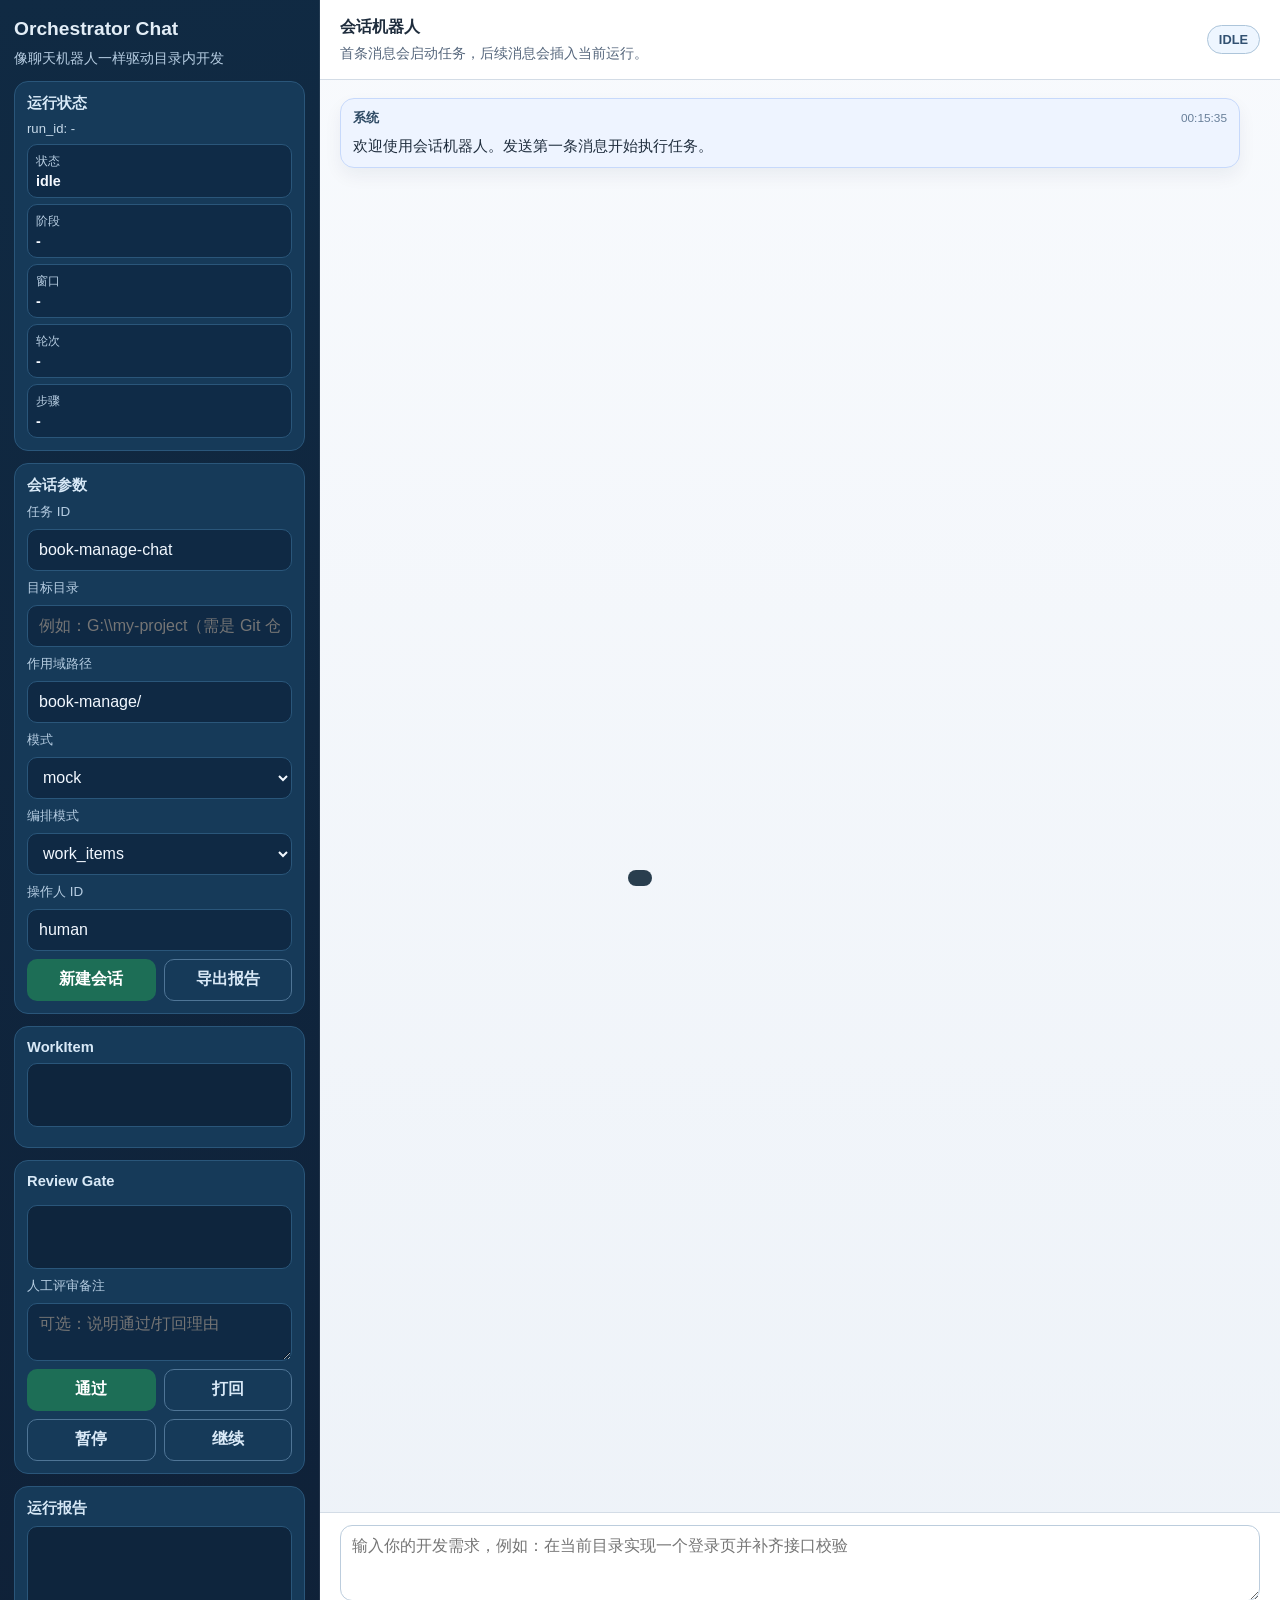
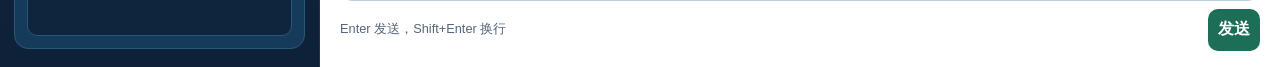
<file: src/frontend/index.html>
<!doctype html>
<html lang="zh-CN">
<head>
  <meta charset="utf-8">
  <meta name="viewport" content="width=device-width, initial-scale=1">
  <title>Session Orchestrator Chat</title>
  <link rel="icon" href="data:,">
  <link rel="stylesheet" href="./styles.css">
</head>
<body>
  <main class="layout">
    <aside class="sidebar" aria-label="会话配置面板">
      <header class="sidebar-head">
        <h1>Orchestrator Chat</h1>
        <p>像聊天机器人一样驱动目录内开发</p>
      </header>

      <section class="panel status-panel" aria-label="运行状态">
        <h2>运行状态</h2>
        <p id="run-id-line" class="run-id-line">run_id: -</p>
        <ul class="status-list">
          <li><span>状态</span><strong id="status">idle</strong></li>
          <li><span>阶段</span><strong id="phase">-</strong></li>
          <li><span>窗口</span><strong id="window">-</strong></li>
          <li><span>轮次</span><strong id="round">-</strong></li>
          <li><span>步骤</span><strong id="step">-</strong></li>
        </ul>
      </section>

      <section class="panel" aria-label="会话参数">
        <h2>会话参数</h2>

        <label for="task-id">任务 ID</label>
        <input id="task-id" value="book-manage-chat">

        <label for="workspace-project-root">目标目录</label>
        <input id="workspace-project-root" placeholder="例如：G:\\my-project（需是 Git 仓库）">

        <label for="git-scope-path">作用域路径</label>
        <input id="git-scope-path" value="book-manage/" placeholder="例如：book-manage/ 或 apps/web/">

        <label for="mode">模式</label>
        <select id="mode">
          <option value="mock">mock</option>
          <option value="real">real</option>
        </select>

        <label for="workflow-mode">编排模式</label>
        <select id="workflow-mode">
          <option value="work_items">work_items</option>
          <option value="classic">classic</option>
        </select>

        <label for="operator-id">操作人 ID</label>
        <input id="operator-id" value="human">

        <div class="actions">
          <button id="restart-btn" type="button">新建会话</button>
          <button id="report-btn" type="button" class="ghost">导出报告</button>
        </div>
      </section>

      <section class="panel" aria-label="WorkItem 面板">
        <h2>WorkItem</h2>
        <pre id="workitem-current-box" class="review-box"></pre>
        <ul id="workitem-list" class="workitem-list"></ul>
      </section>

      <section class="panel" aria-label="Review Gate 面板">
        <h2>Review Gate</h2>
        <p id="review-status" class="review-status"></p>
        <pre id="command-review-box" class="review-box"></pre>

        <label for="human-review-note">人工评审备注</label>
        <textarea id="human-review-note" rows="2" placeholder="可选：说明通过/打回理由"></textarea>

        <div class="actions">
          <button id="approve-btn" type="button">通过</button>
          <button id="reject-btn" type="button" class="ghost">打回</button>
        </div>

        <div class="actions">
          <button id="pause-btn" type="button" class="ghost">暂停</button>
          <button id="resume-btn" type="button" class="ghost">继续</button>
        </div>
      </section>

      <section class="panel" aria-label="运行报告">
        <h2>运行报告</h2>
        <pre id="report-box" class="report-box"></pre>
      </section>
    </aside>

    <section class="chat-shell" aria-label="聊天区">
      <header class="chat-head">
        <div>
          <h2>会话机器人</h2>
          <p>首条消息会启动任务，后续消息会插入当前运行。</p>
        </div>
        <strong id="status-badge" class="status-badge">IDLE</strong>
      </header>

      <div id="conversation" class="conversation" aria-live="polite"></div>

      <form id="chat-form" class="composer">
        <textarea
          id="chat-input"
          rows="3"
          placeholder="输入你的开发需求，例如：在当前目录实现一个登录页并补齐接口校验"
          required
        ></textarea>
        <div class="composer-foot">
          <span id="composer-hint" class="composer-hint">Enter 发送，Shift+Enter 换行</span>
          <button id="send-btn" type="submit">发送</button>
        </div>
      </form>
    </section>
  </main>

  <p id="global-alert" class="global-alert" role="alert" aria-live="assertive"></p>

  <script src="./app.js"></script>
</body>
</html>
</file>
<file: src/frontend/styles.css>
:root {
  --bg: #f3f5f9;
  --sidebar-bg: #102a43;
  --sidebar-surface: #163a59;
  --sidebar-line: #2a567a;
  --sidebar-ink: #e3eef7;
  --main-surface: #ffffff;
  --line: #d3dce6;
  --ink: #1f2d3d;
  --ink-muted: #55667c;
  --accent: #1d6e56;
  --accent-hover: #165845;
  --assistant-bg: #f6f8fb;
  --system-bg: #eef4ff;
  --user-bg: #dbf1e8;
  --danger: #9b2242;
}

* {
  box-sizing: border-box;
}

html,
body {
  margin: 0;
  min-height: 100vh;
  font-family: "IBM Plex Sans", "Noto Sans SC", "Microsoft YaHei", sans-serif;
  color: var(--ink);
  background: radial-gradient(circle at 6% 8%, #d8e8ff 0%, transparent 20%), var(--bg);
}

.layout {
  width: 100%;
  min-height: 100vh;
  display: grid;
  grid-template-columns: 320px minmax(0, 1fr);
}

.sidebar {
  background: linear-gradient(170deg, var(--sidebar-bg) 0%, #0f2138 100%);
  color: var(--sidebar-ink);
  padding: 18px 14px;
  display: grid;
  gap: 12px;
  align-content: start;
  overflow: auto;
  border-right: 1px solid rgba(255, 255, 255, 0.08);
}

.sidebar-head h1 {
  margin: 0;
  font-size: 1.2rem;
}

.sidebar-head p {
  margin: 8px 0 0;
  color: #b6cde2;
  font-size: 0.9rem;
  line-height: 1.45;
}

.panel {
  background: var(--sidebar-surface);
  border: 1px solid var(--sidebar-line);
  border-radius: 14px;
  padding: 12px;
  display: grid;
  gap: 8px;
}

.panel h2 {
  margin: 0;
  font-size: 0.92rem;
  color: #d8e9f7;
}

label {
  font-size: 0.84rem;
  color: #b6cde2;
}

input,
select,
textarea,
button {
  font: inherit;
}

input,
select,
textarea {
  width: 100%;
  border: 1px solid var(--sidebar-line);
  border-radius: 10px;
  padding: 10px 11px;
  background: #0f2944;
  color: #f2f8ff;
  min-height: 42px;
}

.status-list {
  margin: 0;
  padding: 0;
  list-style: none;
  display: grid;
  gap: 6px;
}

.status-list li {
  padding: 8px;
  border-radius: 10px;
  background: #0f2b47;
  border: 1px solid var(--sidebar-line);
  display: grid;
  gap: 3px;
}

.status-list span {
  color: #b8cee2;
  font-size: 0.78rem;
}

.status-list strong {
  font-size: 0.9rem;
  color: #f5f9ff;
}

.run-id-line {
  margin: 0;
  font-size: 0.82rem;
  color: #c7daea;
  word-break: break-word;
}

.actions {
  display: grid;
  grid-template-columns: 1fr 1fr;
  gap: 8px;
}

button {
  min-height: 42px;
  border: none;
  border-radius: 10px;
  padding: 8px 10px;
  font-weight: 700;
  color: #ffffff;
  background: var(--accent);
  cursor: pointer;
  transition: background-color 0.2s ease;
}

button:hover {
  background: var(--accent-hover);
}

button.ghost {
  background: transparent;
  border: 1px solid #4f7596;
  color: #d9e9f7;
}

button.ghost:hover {
  background: rgba(255, 255, 255, 0.08);
}

input:focus-visible,
select:focus-visible,
textarea:focus-visible,
button:focus-visible {
  outline: 3px solid rgba(113, 220, 173, 0.38);
  outline-offset: 1px;
}

.report-box {
  margin: 0;
  border-radius: 10px;
  border: 1px solid var(--sidebar-line);
  background: #0e253d;
  color: #d5e6f6;
  min-height: 110px;
  max-height: 240px;
  overflow: auto;
  padding: 10px;
  font-size: 0.78rem;
  white-space: pre-wrap;
  word-break: break-word;
}

.review-status {
  margin: 0;
  font-size: 0.82rem;
  color: #c7daea;
  word-break: break-word;
}

.review-box {
  margin: 0;
  border-radius: 10px;
  border: 1px solid var(--sidebar-line);
  background: #0e253d;
  color: #d5e6f6;
  min-height: 64px;
  max-height: 180px;
  overflow: auto;
  padding: 10px;
  font-size: 0.78rem;
  white-space: pre-wrap;
  word-break: break-word;
}

.workitem-list {
  margin: 0;
  padding: 0;
  list-style: none;
  display: grid;
  gap: 8px;
}

.workitem-list li {
  padding: 8px;
  border-radius: 10px;
  background: #0f2b47;
  border: 1px solid var(--sidebar-line);
  display: grid;
  gap: 4px;
}

.workitem-list li[data-current="true"] {
  border-color: rgba(113, 220, 173, 0.6);
  box-shadow: 0 0 0 2px rgba(113, 220, 173, 0.22);
}

.workitem-title {
  font-size: 0.9rem;
  color: #f5f9ff;
}

.workitem-meta {
  font-size: 0.78rem;
  color: #b8cee2;
  word-break: break-word;
}

.workitem-status {
  font-size: 0.78rem;
  color: #d5e6f6;
}

.chat-shell {
  min-height: 100vh;
  display: grid;
  grid-template-rows: auto minmax(0, 1fr) auto;
  background: linear-gradient(180deg, #f8fafd 0%, #edf2f8 100%);
}

.chat-head {
  padding: 16px 20px;
  border-bottom: 1px solid var(--line);
  background: #ffffff;
  display: flex;
  justify-content: space-between;
  gap: 14px;
  align-items: center;
}

.chat-head h2 {
  margin: 0;
  font-size: 1.02rem;
}

.chat-head p {
  margin: 6px 0 0;
  color: var(--ink-muted);
  font-size: 0.88rem;
}

.status-badge {
  border: 1px solid #adc5da;
  border-radius: 999px;
  padding: 6px 11px;
  background: #eef6ff;
  color: #325171;
  font-size: 0.8rem;
}

.status-badge[data-state="running"] {
  background: #e5f8ef;
  border-color: #9cd3b9;
  color: #0f5f45;
}

.status-badge[data-state="completed"] {
  background: #edf9e8;
  border-color: #a6d7a2;
  color: #1f5b1f;
}

.status-badge[data-state="failed"] {
  background: #ffecef;
  border-color: #f1b0be;
  color: var(--danger);
}

.conversation {
  padding: 18px 20px;
  overflow: auto;
  display: grid;
  align-content: start;
  gap: 12px;
}

.msg {
  width: min(900px, 100%);
  border: 1px solid var(--line);
  border-radius: 14px;
  background: var(--assistant-bg);
  padding: 10px 12px;
  display: grid;
  gap: 8px;
  box-shadow: 0 8px 18px rgba(20, 40, 70, 0.06);
}

.msg-user {
  justify-self: end;
  background: var(--user-bg);
  border-color: #a8d4c4;
}

.msg-system {
  background: var(--system-bg);
  border-color: #c7d9fb;
}

.msg-head {
  display: flex;
  justify-content: space-between;
  gap: 8px;
  align-items: center;
}

.msg-role {
  font-size: 0.84rem;
  color: #2d4963;
}

.msg-time {
  font-size: 0.74rem;
  color: #687f99;
}

.msg-body {
  margin: 0;
  white-space: pre-wrap;
  word-break: break-word;
  line-height: 1.5;
  font-family: "IBM Plex Sans", "Noto Sans SC", "Microsoft YaHei", sans-serif;
  font-size: 0.93rem;
}

.msg-note {
  font-size: 0.78rem;
  color: #6b7f93;
}

.composer {
  border-top: 1px solid var(--line);
  background: #ffffff;
  padding: 12px 20px 16px;
  display: grid;
  gap: 8px;
}

.composer textarea {
  border: 1px solid #bccddd;
  border-radius: 12px;
  background: #ffffff;
  color: var(--ink);
  min-height: 74px;
  resize: vertical;
}

.composer-foot {
  display: flex;
  justify-content: space-between;
  align-items: center;
  gap: 10px;
}

.composer-hint {
  font-size: 0.8rem;
  color: var(--ink-muted);
}

.global-alert {
  position: fixed;
  left: 50%;
  bottom: 14px;
  transform: translateX(-50%);
  margin: 0;
  padding: 8px 12px;
  border-radius: 999px;
  background: rgba(8, 31, 49, 0.86);
  color: #ffffff;
  font-size: 0.84rem;
  z-index: 99;
  pointer-events: none;
}

@media (max-width: 980px) {
  .layout {
    grid-template-columns: 1fr;
  }

  .sidebar {
    min-height: auto;
  }

  .chat-shell {
    min-height: 72vh;
  }
}

@media (max-width: 640px) {
  .chat-head,
  .conversation,
  .composer {
    padding-left: 12px;
    padding-right: 12px;
  }

  .actions {
    grid-template-columns: 1fr;
  }

  .composer-foot {
    flex-direction: column;
    align-items: flex-start;
  }
}

@media (prefers-reduced-motion: reduce) {
  * {
    transition: none !important;
    animation: none !important;
  }
}
</file>
